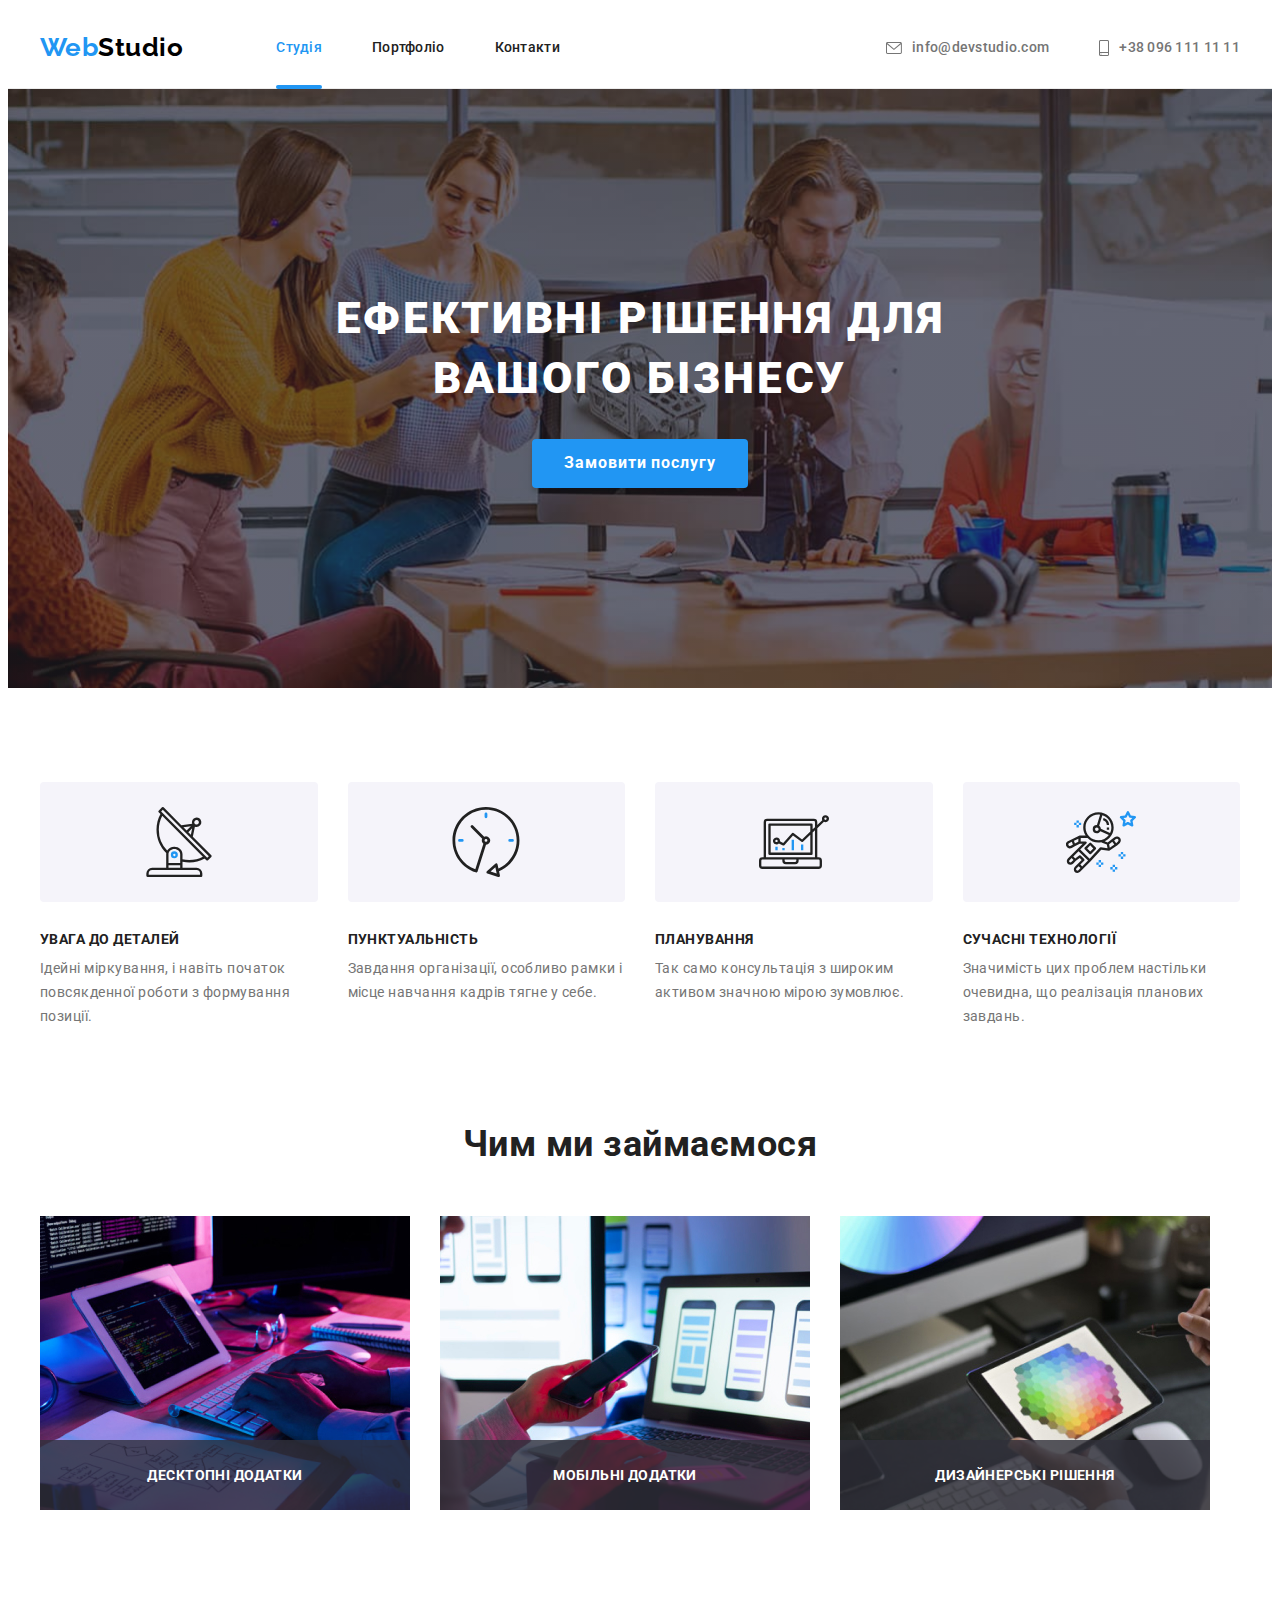
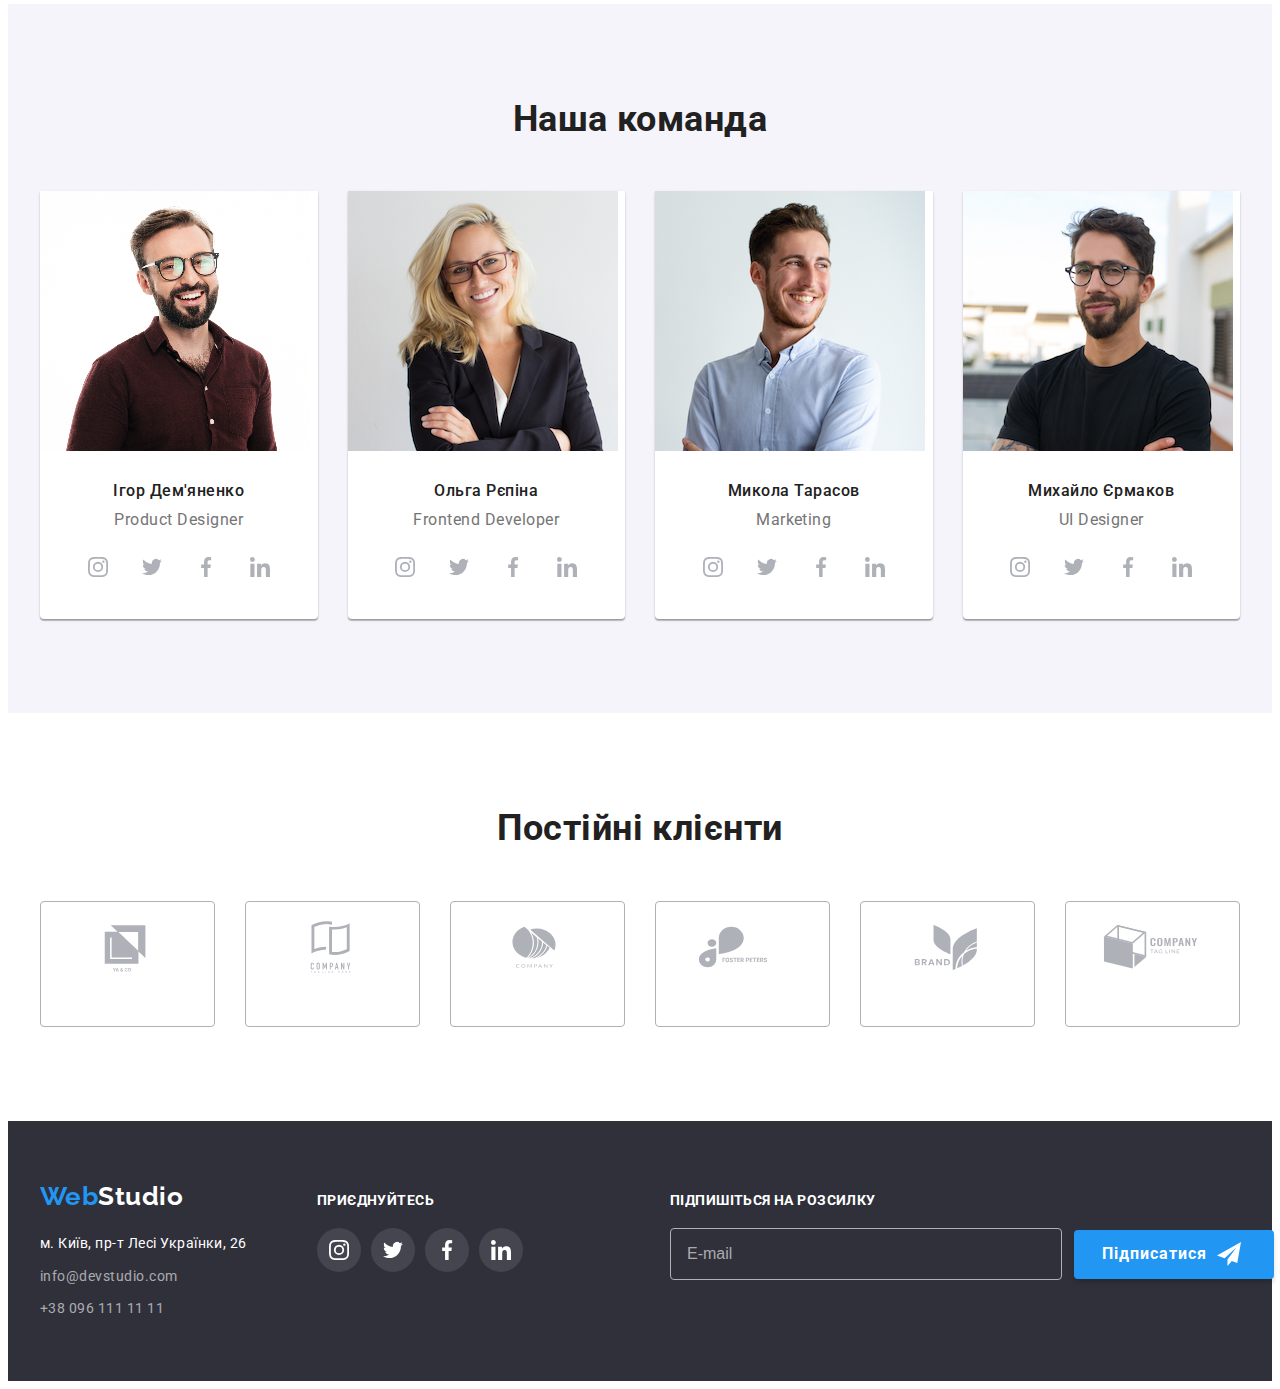
<file: index.html>
<!DOCTYPE html>
<html lang="uk">
  <head>
    <meta charset="UTF-8"/>
    <meta http-equiv="X-UA-Compatible" content="IE=edge"/>
    <meta name="viewport" content="width=device-width, initial-scale=1.0"/>
    <title>WebStudio</title>
    <link
      href="https://fonts.googleapis.com/css2?family=Raleway:wght@700&family=Roboto:wght@400;500;700;900&display=swap"
      rel="stylesheet"/>
    <link
      rel="stylesheet"
      href="https://cdnjs.cloudflare.com/ajax/libs/modern-normalize/1.1.0/modern-normalize.min.css"
      integrity="sha512-wpPYUAdjBVSE4KJnH1VR1HeZfpl1ub8YT/NKx4PuQ5NmX2tKuGu6U/JRp5y+Y8XG2tV+wKQpNHVUX03MfMFn9Q=="
      crossorigin="anonymous"
      referrerpolicy="no-referrer"/>
    <link rel="stylesheet" href="./css/styles.css"/>
  </head>
  <body>
    <!--Top Line-->
    <header class="top-line">
      <div class="container page-header">
        <a class="logo" href="/">Web<span class="logo-header">Studio</span></a>
        <nav>
          <!-- Menu navigation -->
          <ul class="site-nav list">
            <li class="item"><a class="link current" href="./index.html">Студія</a></li>
            <li class="item">
              <a class="link" href="./portfolio.html">Портфоліо</a>
            </li>
            <li class="item"><a class="link" href="">Контакти</a></li>
          </ul>
        </nav>
        <!--Contacts-->
        <ul class="contacts list">
          <li class="item">
            <a class="link" href="mailto:info@devstudio.com">
              <svg class="contacts-icon" width="16" height="12">
                <use href="./images/icons.svg#icon-envelope"></use></svg>info@devstudio.com</a>
          </li>
          <li class="item">
            <a class="link" href="tel:+380961111111">
              <svg class="contacts-icon" width="10" height="16">
                <use href="./images/icons.svg#icon-smartphone"></use></svg>+38 096 111 11 11</a>
          </li>
        </ul>
      </div>
    </header>
    <main>
      <!--Герой-->
      <section class="hero">
        <h1 class="hero-title">Ефективні рішення для вашого бізнесу</h1>
        <button class="button" data-modal-open type="button">Замовити послугу</button>
      </section>
      <!--Особливості///Прихований заголовок-->
      <section class="section">
        <div class="container">
          <h2 hidden class="section-title">Особливості</h2>
          <ul class="features list">
            <li class="item">
              <div class="icon">
                <svg width="70" height="70">
                  <use href="./images/icons.svg#icon-antenna"></use>
                </svg>
              </div>
              <h3 class="features-title">УВАГА ДО ДЕТАЛЕЙ</h3>
              <p class="features-description">
                Ідейні міркування, і навіть початок повсякденної роботи з
                формування позиції.
              </p>
            </li>
            <li class="item">
              <div class="icon">
                <svg width="70" height="70">
                  <use href="./images/icons.svg#icon-clock"></use>
                </svg>
              </div>
              <h3 class="features-title">ПУНКТУАЛЬНІСТЬ</h3>
              <p class="features-description">
                Завдання організації, особливо рамки і місце навчання кадрів
                тягне у себе.
              </p>
            </li>
            <li class="item">
              <div class="icon">
                <svg width="70" height="70">
                  <use href="./images/icons.svg#icon-diagram"></use>
                </svg>
              </div>
              <h3 class="features-title">ПЛАНУВАННЯ</h3>
              <p class="features-description">
                Так само консультація з широким активом значною мірою зумовлює.
              </p>
            </li>
            <li class="item">
              <div class="icon">
                <svg width="70" height="70">
                  <use href="./images/icons.svg#icon-astronaut"></use>
                </svg>
              </div>
              <h3 class="features-title">СУЧАСНІ ТЕХНОЛОГІЇ</h3>
              <p class="features-description">
                Значимість цих проблем настільки очевидна, що реалізація
                планових завдань.
              </p>
            </li>
          </ul>
        </div>
      </section>
      <!--Чим ми займаємося-->
      <section class="about section">
        <div class="container">
          <h2 class="section-title">Чим ми займаємося</h2>
          <ul class="work list">
            <li class="item">
              <img
                class="image"
                src="./images/close-up-image-programer-working-his-desk-office_1098-18707.jpg"
                alt="Програміст працює за комп'ютером в офісі"
                width="370"
              />
              <div class="text-box">
                <p class="text">Десктопні додатки</p>
              </div>
            </li>
            <li class="item">
              <img
                class="image"
                src="./images/web-ui-designers-are-developing-application-smartphones-team-creators-is-working-interface-mobile-phones_8119-2713.jpg"
                alt="Веб дизайнер розробляє інтерфейс програми для смартфону"
                width="370"
              />
              <div class="text-box"> 
                <p class="text">Мобільні додатки</p>
              </div>
            </li>
            <li class="item">
              <img
                class="image"
                src="./images/creative-artist-web-design-with-working-colour-selection-graphic-tablet_35674-1119.jpg"
                alt="Веб дизайнер обирає колір з палітри на планшеті"
                width="370"
              />
              <div class="text-box">
                <p class="text">Дизайнерські рішення</p>
              </div>
            </li>
          </ul>
        </div>
      </section>
      <!--Наша команда-->
      <section class="section team">
        <div class="container">
          <h2 class="section-title">Наша команда</h2>
          <ul class="team list">
            <li class="cards">
              <img
                class="image"
                src="./images/4853.jpg"
                alt="Photo"
                width="270"
              />
              <div class="cards-text">
                <h3 class="cards-title">Ігор Дем'яненко</h3>
                <p class="cards-captions" lang="en">Product Designer</p>
                <ul class="cards-icon list">
                  <li class="item">
                    <a
                      class="link"
                      href="http://instagram.com"
                      target="_blank"
                      rel="noopener noreferrer"
                    >
                      <svg class="icon" width="20" height="20">
                        <use href="./images/icons.svg#icon-instagram"></use>
                      </svg>
                    </a>
                  </li>
                  <li class="item">
                    <a
                      class="link"
                      href="http://twitter.com"
                      target="_blank"
                      rel="noopener noreferrer"
                    >
                      <svg class="icon" width="20" height="20">
                        <use href="./images/icons.svg#icon-twitter"></use>
                      </svg>
                    </a>
                  </li>
                  <li class="item">
                    <a
                      class="link"
                      href="http://facebook.com"
                      target="_blank"
                      rel="noopener noreferrer"
                    >
                      <svg class="icon" width="20" height="20">
                        <use href="./images/icons.svg#icon-facebook"></use>
                      </svg>
                    </a>
                  </li>
                  <li class="item">
                    <a
                      class="link"
                      href="http://LinkedIn.com"
                      target="_blank"
                      rel="noopener noreferrer"
                    >
                      <svg class="icon" width="20" height="20">
                        <use href="./images/icons.svg#icon-linkedin"></use>
                      </svg>
                    </a>
                  </li>
                </ul>
              </div>
            </li>
            <li class="cards">
              <img
                class="image"
                src="./images/5844.jpg"
                alt="Photo"
                width="270"
              />
              <div class="cards-text">
                <h3 class="cards-title">Ольга Рєпіна</h3>
                <p class="cards-captions" lang="en">Frontend Developer</p>

              <ul class="cards-icon list">
                <li class="item">
                  <a
                    class="link"
                    href="http://instagram.com"
                    target="_blank"
                    rel="noopener noreferrer"
                  >
                    <svg class="icon" width="20" height="20">
                      <use href="./images/icons.svg#icon-instagram"></use>
                    </svg>
                  </a>
                </li>
                <li class="item">
                  <a
                    class="link"
                    href="http://twitter.com"
                    target="_blank"
                    rel="noopener noreferrer"
                  >
                    <svg class="icon" width="20" height="20">
                      <use href="./images/icons.svg#icon-twitter"></use>
                    </svg>
                  </a>
                </li>
                <li class="item">
                  <a
                    class="link"
                    href="http://facebook.com"
                    target="_blank"
                    rel="noopener noreferrer"
                  >
                    <svg class="icon" width="20" height="20">
                      <use href="./images/icons.svg#icon-facebook"></use>
                    </svg>
                  </a>
                </li>
                <li class="item">
                  <a
                    class="link"
                    href="http://LinkedIn.com"
                    target="_blank"
                    rel="noopener noreferrer"
                  >
                    <svg class="icon" width="20" height="20">
                      <use href="./images/icons.svg#icon-linkedin"></use>
                    </svg>
                  </a>
                </li>
              </ul>
              </div>
            </li>
            <li class="cards">
              <img
                class="image"
                src="./images/16166.jpg"
                alt="Photo"
                width="270"
              />
              <div class="cards-text">
                <h3 class="cards-title">Микола Тарасов</h3>
                <p class="cards-captions" lang="en">Marketing</p>
              
              <ul class="cards-icon list">
                <li class="item">
                  <a
                    class="link"
                    href="http://instagram.com"
                    target="_blank"
                    rel="noopener noreferrer"
                  >
                    <svg class="icon" width="20" height="20">
                      <use href="./images/icons.svg#icon-instagram"></use>
                    </svg>
                  </a>
                </li>
                <li class="item">
                  <a
                    class="link"
                    href="http://twitter.com"
                    target="_blank"
                    rel="noopener noreferrer"
                  >
                    <svg class="icon" width="20" height="20">
                      <use href="./images/icons.svg#icon-twitter"></use>
                    </svg>
                  </a>
                </li>
                <li class="item">
                  <a
                    class="link"
                    href="http://facebook.com"
                    target="_blank"
                    rel="noopener noreferrer"
                  >
                    <svg class="icon" width="20" height="20">
                      <use href="./images/icons.svg#icon-facebook"></use>
                    </svg>
                  </a>
                </li>
                <li class="item">
                  <a
                    class="link"
                    href="http://LinkedIn.com"
                    target="_blank"
                    rel="noopener noreferrer"
                  >
                    <svg class="icon" width="20" height="20">
                      <use href="./images/icons.svg#icon-linkedin"></use>
                    </svg>
                  </a>
                </li>
              </ul>
              </div>
            </li>
            <li class="cards">
              <img
                class="image"
                src="./images/2968.jpg"
                alt="Photo"
                width="270"
              />
              <div class="cards-text">
                <h3 class="cards-title">Михайло Єрмаков</h3>
                <p class="cards-captions" lang="en">UI Designer</p>
              
              <ul class="cards-icon list">
                <li class="item">
                  <a
                    class="link"
                    href="http://instagram.com"
                    target="_blank"
                    rel="noopener noreferrer"
                  >
                    <svg class="icon" width="20" height="20">
                      <use href="./images/icons.svg#icon-instagram"></use>
                    </svg>
                  </a>
                </li>
                <li class="item">
                  <a
                    class="link"
                    href="http://twitter.com"
                    target="_blank"
                    rel="noopener noreferrer"
                  >
                    <svg class="icon" width="20" height="20">
                      <use href="./images/icons.svg#icon-twitter"></use>
                    </svg>
                  </a>
                </li>
                <li class="item">
                  <a
                    class="link"
                    href="http://facebook.com"
                    target="_blank"
                    rel="noopener noreferrer"
                  >
                    <svg class="icon" width="20" height="20">
                      <use href="./images/icons.svg#icon-facebook"></use>
                    </svg>
                  </a>
                </li>
                <li class="item">
                  <a
                    class="link"
                    href="http://LinkedIn.com"
                    target="_blank"
                    rel="noopener noreferrer"
                  >
                    <svg class="icon" width="20" height="20">
                      <use href="./images/icons.svg#icon-linkedin"></use>
                    </svg>
                  </a>
                </li>
              </ul>
              </div>
            </li>
          </ul>
        </div>
      </section>
      <!--------------------------- Постійні клієнти -------------------------------------->
      <section class="section clients">
        <div class="container">
          <h2 class="section-title">Постійні клієнти</h2>
          <ul class="clients-list list">
            <li class="item">
              <a
                class="link"
                href="http://"
                target="_blank"
                rel="noopener noreferrer"
              >
                <svg class="icon" width="106" height="60">
                  <use href="./images/icons.svg#icon-logo-1"></use>
                </svg>
              </a>
            </li>
            <li class="item">
              <a
                class="link"
                href="http://"
                target="_blank"
                rel="noopener noreferrer"
              >
                <svg class="icon" width="106" height="60">
                  <use href="./images/icons.svg#icon-logo-2"></use>
                </svg>
              </a>
            </li>
            <li class="item">
              <a
                class="link"
                href="http://"
                target="_blank"
                rel="noopener noreferrer"
              >
                <svg class="icon" width="106" height="60">
                  <use href="./images/icons.svg#icon-logo-3"></use>
                </svg>
              </a>
            </li>
            <li class="item">
              <a
                class="link"
                href="http://"
                target="_blank"
                rel="noopener noreferrer"
              >
                <svg class="icon" width="106" height="60">
                  <use href="./images/icons.svg#icon-logo-4"></use>
                </svg>
              </a>
            </li>
            <li class="item">
              <a
                class="link"
                href="http://"
                target="_blank"
                rel="noopener noreferrer"
              >
                <svg class="icon" width="106" height="60">
                  <use href="./images/icons.svg#icon-logo-5"></use>
                </svg>
              </a>
            </li>
            <li class="item">
              <a
                class="link"
                href="http://"
                target="_blank"
                rel="noopener noreferrer"
              >
                <svg class="icon" width="106" height="60">
                  <use href="./images/icons.svg#icon-logo-6"></use>
                </svg>
              </a>
            </li>
          </ul>
        </div>
      </section>
    </main>
    <!--Підвал-->
    <footer class="footer">
      <div class="container">
        <div class="footer-flex">
          <div class="footer-contacts">
            <a class="logo" href="/"
              >Web<span class="logo-footer">Studio</span></a
            >
            <address>
              <ul class="address list">
                <li class="item">м. Київ, пр-т Лесі Українки, 26</li>
                <li class="item">
                  <a class="link" href="mailto:info@devstudio.com"
                    >info@devstudio.com</a
                  >
                </li>
                <li class="item">
                  <a class="link" href="tel:+380961111111">+38 096 111 11 11</a>
                </li>
              </ul>
            </address>
          </div>
          <div class="footer-social">
            <span class="social-uptitle">Приєднуйтесь</span>
            <ul class="footer-icon list">
              <li class="item">
                <a
                  class="link"
                  href="http://instagram.com"
                  target="_blank"
                  rel="noopener noreferrer"
                >
                  <svg class="icon" width="20" height="20">
                    <use href="./images/icons.svg#icon-instagram"></use>
                  </svg>
                </a>
              </li>
              <li class="item">
                <a
                  class="link"
                  href="http://twitter.com"
                  target="_blank"
                  rel="noopener noreferrer"
                >
                  <svg class="icon" width="20" height="20">
                    <use href="./images/icons.svg#icon-twitter"></use>
                  </svg>
                </a>
              </li>
              <li class="item">
                <a
                  class="link"
                  href="http://facebook.com"
                  target="_blank"
                  rel="noopener noreferrer"
                >
                  <svg class="icon" width="20" height="20">
                    <use href="./images/icons.svg#icon-facebook"></use>
                  </svg>
                </a>
              </li>
              <li class="item">
                <a
                  class="link"
                  href="http://LinkedIn.com"
                  target="_blank"
                  rel="noopener noreferrer"
                >
                  <svg class="icon" width="20" height="20">
                    <use href="./images/icons.svg#icon-linkedin"></use>
                  </svg>
                </a>
              </li>
            </ul>
          </div>
          <div class="footer-push">
            <span class="push-text">Підпишіться на розсилку</span>
            <form>
              <div class="footer-form">
                <label for="push" class="footer-label">
                  <input type="email" name="email" id="push" class="footer-input" placeholder="E-mail">
                </label>
                <button type="submit" class="button">Підписатися
                  <svg width="24" height="24" class="push-icon">
                    <use href="./images/icons.svg#icon-send"></use>
                  </svg>
              </div>
              </button>
            </form>
          </div>
        </div>
      </div>
    </footer>
    <!-- modal -->
    <div class="backdrop is-hidden" data-modal>
      <div class="modal">
        <button class="button close" type="button" data-modal-close>
          <svg class="icon" width="18" height="18">
            <use href="./images/icons.svg#icon-close"></use>
          </svg>
        </button>
        <!--Form  -->
        <form class="form" autocomplete="off">
          <h2 class="modal-title">Залиште свої дані, ми вам передзвонимо</h2>
            <ul class="input list">
              <li class="item">
                <label for="name" class="form-label">Ім'я</label>
                  <div class="form-item">
                    <input class="form-input" id="name" type="text" name="name">
                    <svg class="form-icon" width="18" height="18">
                      <use href="./images/icons.svg#icon-person"></use>
                    </svg>
                </div>
              </li>
            <li class="item">
              <label for="tel" class="form-label">Телефон</label>
              <div class="form-item">
                  <input class="form-input" type="tel" id="tel" name="tel">
                  <svg class="form-icon" width="18" height="18">
                    <use href="./images/icons.svg#icon-phone"></use>
                  </svg>
              </div>
            </li>
              
            <li class="item">
              <label for="mail" class="form-label">Пошта</label>
              <div class="form-item">
                  <input class="form-input" type="email" id="mail" name="mail">
                  <svg class="form-icon" width="18" height="18">
                    <use href="./images/icons.svg#icon-email"></use>
                  </svg>
              </div>   
            </li>
            <li class="item">
              <label for="comment" class="form-label">Коментар</label>
              <textarea class="form-comment" id="comment" name="comment" cols="30" rows="10" placeholder="Введіть текст"></textarea>
            </li>
            </ul>
            <div class="privacy-policy">
              <label class="policy-text" >Погоджуюся з розсилкою та приймаю <a class="policy-link" href="#">Умови договору</a>
              <input type="checkbox" name="policy" class="policy-check visually-hidden">
              <span class="check-box"></span>
              </label>
            </div>
            <button type="submit" class="button send">Відправити</button>
        </form>
      </div>
    </div>
    <script src="./js/modal.js"></script>
  </body>
</html>
</file>
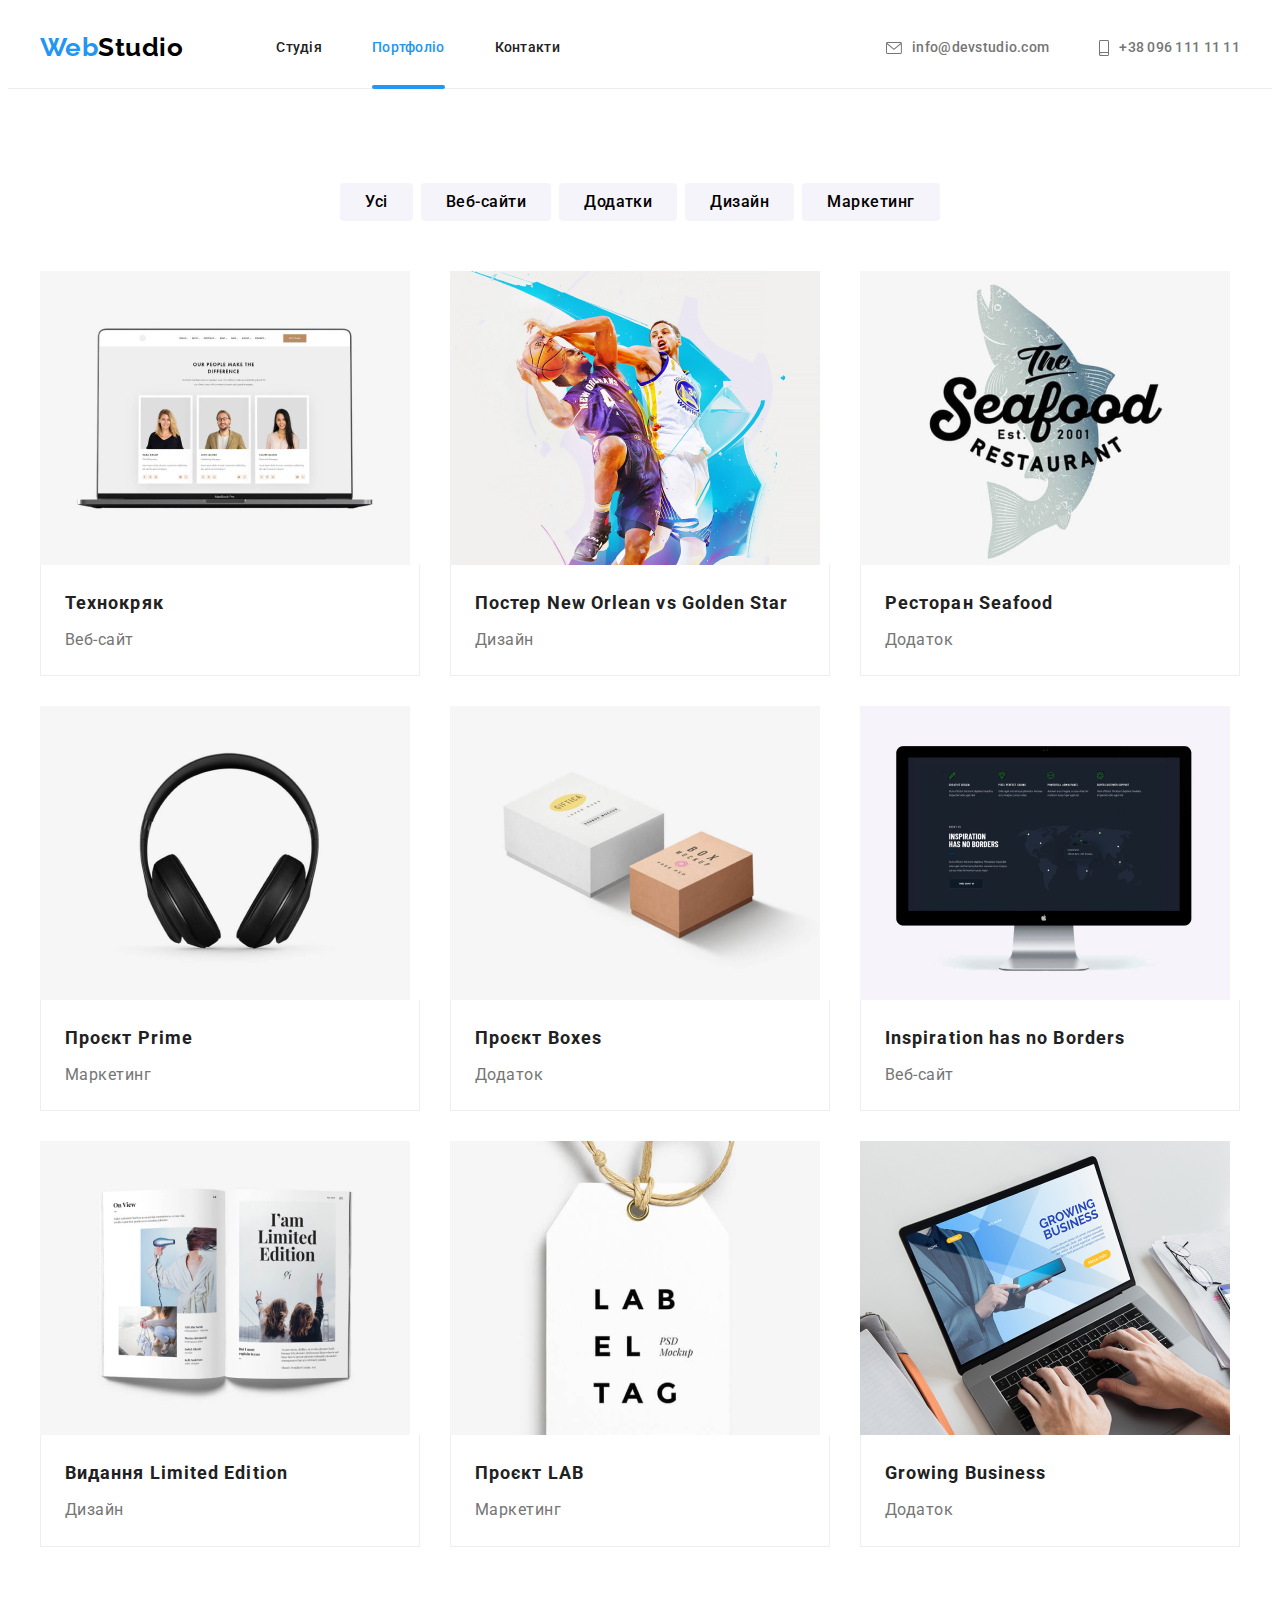
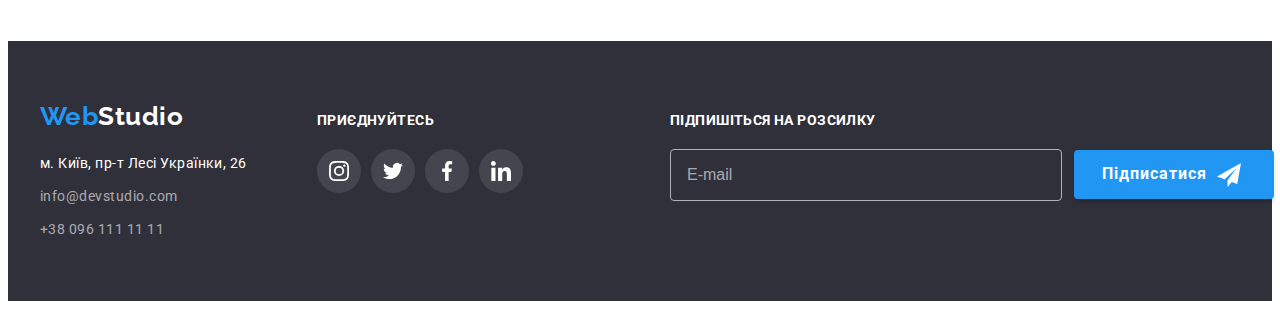
<file: portfolio.html>
<!DOCTYPE html>
<html lang="uk">
  <head>
    <meta charset="UTF-8" />
    <meta http-equiv="X-UA-Compatible" content="IE=edge" />
    <meta name="viewport" content="width=device-width, initial-scale=1.0" />
    <title>WebStudio</title>
    <link
      href="https://fonts.googleapis.com/css2?family=Raleway:wght@700&family=Roboto:wght@400;500;700;900&display=swap"
      rel="stylesheet"
    />
    <link
      rel="stylesheet"
      href="https://cdnjs.cloudflare.com/ajax/libs/modern-normalize/1.1.0/modern-normalize.min.css"
      integrity="sha512-wpPYUAdjBVSE4KJnH1VR1HeZfpl1ub8YT/NKx4PuQ5NmX2tKuGu6U/JRp5y+Y8XG2tV+wKQpNHVUX03MfMFn9Q=="
      crossorigin="anonymous"
      referrerpolicy="no-referrer"
    />
    <link rel="stylesheet" href="./css/styles.css" />
  </head>

  <body>
    <!--Top Line-->
    <header class="top-line">
      <div class="container page-header">
        <a class="logo" href="/">Web<span class="logo-header">Studio</span></a>
        <nav>
          <!-- Menu navigation -->
          <ul class="site-nav list">
            <li class="item"><a class="link" href="./index.html">Студія</a></li>
            <li class="item">
              <a class="link current" href="./portfolio.html">Портфоліо</a>
            </li>
            <li class="item"><a class="link" href="">Контакти</a></li>
          </ul>
        </nav>
        <!--Contacts-->
        <ul class="contacts list">
          <li class="item">
            <a class="link" href="mailto:info@devstudio.com">
              <svg class="contacts-icon" width="16" height="12">
                <use href="./images/icons.svg#icon-envelope"></use></svg>info@devstudio.com</a>
          </li>
          <li class="item">
            <a class="link" href="tel:+380961111111">
              <svg class="contacts-icon" width="10" height="16">
                <use href="./images/icons.svg#icon-smartphone"></use></svg>+38 096 111 11 11</a>
          </li>
        </ul>
      </div>
    </header>
    <main>
      <section class="section">
        <div class="container">
          <h1 hidden class="section-title">Портфоліо</h1>
          <ul class="filter list">
            <li class="item">
              <button class="filter-button" type="button">Усі</button>
            </li>
            <li class="item">
              <button class="filter-button" type="button">Веб-сайти</button>
            </li>
            <li class="item">
              <button class="filter-button" type="button">Додатки</button>
            </li>
            <li class="item">
              <button class="filter-button" type="button">Дизайн</button>
            </li>
            <li class="item">
              <button class="filter-button" type="button">Маркетинг</button>
            </li>
          </ul>
          <ul class="gallery list">
            <li class="item">
              <a class="link" href="">
                <div class="gallery-thumbs">
                  <img
                    class="image"
                    src="./images/notebook.jpg"
                    alt="Photo"
                    width="370"
                  />
                  <div class="overlay">
                    <p class="overlay-text">
                      Ресурс пропонує комплексні пропозиції з різним рівнем
                      функціоналу та сервісів. Все це дозволить відвідувачу
                      отримати вичерпні відомості про компанію чи приватну
                      особу.
                    </p>
                  </div>
                </div>
                <div class="text">
                  <h2 class="title">Технокряк</h2>
                  <p class="gallery-caption">Веб-сайт</p>
                </div>
              </a>
            </li>
            <li class="item">
              <a class="link" href="">
                <div class="gallery-thumbs">
                  <img
                    class="image"
                    src="./images/poster.jpg"
                    alt="Photo"
                    width="370"
                  />
                  <div class="overlay">
                    <p class="overlay-text">
                      Lorem ipsum dolor sit amet consectetur, adipisicing elit.
                      Inventore, iusto. Eius quaerat illum est laborum dolorum
                      quam mollitia facere corrupti inventore eveniet.
                    </p>
                  </div>
                </div>
                <div class="text">
                  <h2 class="title">Постер New Orlean vs Golden Star</h2>
                  <p class="gallery-caption">Дизайн</p>
                </div>
              </a>
            </li>
            <li class="item">
              <a class="link" href="">
                <div class="gallery-thumbs">
                  <img
                    class="image"
                    src="./images/seafood.jpg"
                    alt="Photo"
                    width="370"
                  />
                  <div class="overlay">
                    <p class="overlay-text">
                      Lorem ipsum dolor sit amet consectetur, adipisicing elit.
                      Inventore, iusto. Eius quaerat illum est laborum dolorum
                      quam mollitia facere corrupti inventore eveniet.
                    </p>
                  </div>
                </div>
                <div class="text">
                  <h2 class="title">Ресторан Seafood</h2>
                  <p class="gallery-caption">Додаток</p>
                </div>
              </a>
            </li>
            <li class="item">
              <a class="link" href="">
                <div class="gallery-thumbs">
                  <img
                    class="image"
                    src="./images/earphones.jpg"
                    alt="Photo"
                    width="370"
                  />
                  <div class="overlay">
                    <p class="overlay-text">
                      Lorem ipsum dolor sit amet consectetur, adipisicing elit.
                      Inventore, iusto. Eius quaerat illum est laborum dolorum
                      quam mollitia facere corrupti inventore eveniet.
                    </p>
                  </div>
                </div>
                <div class="text">
                  <h2 class="title">Проєкт Prime</h2>
                  <p class="gallery-caption">Маркетинг</p>
                </div>
              </a>
            </li>
            <li class="item">
              <a class="link" href="">
                <div class="gallery-thumbs">
                  <img
                    class="image"
                    src="./images/boxes.jpg"
                    alt="Photo"
                    width="370"
                  />
                  <div class="overlay">
                    <p class="overlay-text">
                      Lorem ipsum dolor sit amet consectetur, adipisicing elit.
                      Inventore, iusto. Eius quaerat illum est laborum dolorum
                      quam mollitia facere corrupti inventore eveniet.
                    </p>
                  </div>
                </div>
                <div class="text">
                  <h2 class="title">Проєкт Boxes</h2>
                  <p class="gallery-caption">Додаток</p>
                </div>
              </a>
            </li>
            <li class="item">
              <a class="link" href="">
                <div class="gallery-thumbs">
                  <img
                    class="image"
                    src="./images/monitor.jpg"
                    alt="Photo"
                    width="370"
                  />
                  <div class="overlay">
                    <p class="overlay-text">
                      Lorem ipsum dolor sit amet consectetur, adipisicing elit.
                      Inventore, iusto. Eius quaerat illum est laborum dolorum
                      quam mollitia facere corrupti inventore eveniet.
                    </p>
                  </div>
                </div>
                <div class="text">
                  <h2 class="title" lang="en">Inspiration has no Borders</h2>
                  <p class="gallery-caption">Веб-сайт</p>
                </div>
              </a>
            </li>
            <li class="item">
              <a class="link" href="">
                <div class="gallery-thumbs">
                  <img
                    class="image"
                    src="./images/limited.jpg"
                    alt="Photo"
                    width="370"
                  />
                  <div class="overlay">
                    <p class="overlay-text">
                      Lorem ipsum dolor sit amet consectetur, adipisicing elit.
                      Inventore, iusto. Eius quaerat illum est laborum dolorum
                      quam mollitia facere corrupti inventore eveniet.
                    </p>
                  </div>
                </div>
                <div class="text">
                  <h2 class="title">Видання Limited Edition</h2>
                  <p class="gallery-caption">Дизайн</p>
                </div>
              </a>
            </li>
            <li class="item">
              <a class="link" href="">
                <div class="gallery-thumbs">
                  <img
                    class="image"
                    src="./images/lab.jpg"
                    alt="Photo"
                    width="370"
                  />
                  <div class="overlay">
                    <p class="overlay-text">
                      Lorem ipsum dolor sit amet consectetur, adipisicing elit.
                      Inventore, iusto. Eius quaerat illum est laborum dolorum
                      quam mollitia facere corrupti inventore eveniet.
                    </p>
                  </div>
                </div>
                <div class="text">
                  <h2 class="title">Проєкт LAB</h2>
                  <p class="gallery-caption">Маркетинг</p>
                </div>
              </a>
            </li>
            <li class="item">
              <a class="link" href="">
                <div class="gallery-thumbs">
                  <img
                    class="image"
                    src="./images/business.jpg"
                    alt="Photo"
                    width="370"
                  />
                  <div class="overlay">
                    <p class="overlay-text">
                      Lorem ipsum dolor sit amet consectetur, adipisicing elit.
                      Inventore, iusto. Eius quaerat illum est laborum dolorum
                      quam mollitia facere corrupti inventore eveniet.
                    </p>
                  </div>
                </div>
                <div class="text">
                  <h2 class="title" lang="en">Growing Business</h2>
                  <p class="gallery-caption">Додаток</p>
                </div>
              </a>
            </li>
          </ul>
        </div>
      </section>
    </main>
    <!--Підвал-->
    <footer class="footer">
      <div class="container">
        <div class="footer-flex">
          <div class="footer-contacts">
            <a class="logo" href="/"
              >Web<span class="logo-footer">Studio</span></a
            >
            <address>
              <ul class="address list">
                <li class="item">м. Київ, пр-т Лесі Українки, 26</li>
                <li class="item">
                  <a class="link" href="mailto:info@devstudio.com"
                    >info@devstudio.com</a
                  >
                </li>
                <li class="item">
                  <a class="link" href="tel:+380961111111">+38 096 111 11 11</a>
                </li>
              </ul>
            </address>
          </div>
          <div class="footer-social">
            <span class="social-uptitle">Приєднуйтесь</span>
            <ul class="footer-icon list">
              <li class="item">
                <a
                  class="link"
                  href="http://instagram.com"
                  target="_blank"
                  rel="noopener noreferrer"
                >
                  <svg class="icon" width="20" height="20">
                    <use href="./images/icons.svg#icon-instagram"></use>
                  </svg>
                </a>
              </li>
              <li class="item">
                <a
                  class="link"
                  href="http://twitter.com"
                  target="_blank"
                  rel="noopener noreferrer"
                >
                  <svg class="icon" width="20" height="20">
                    <use href="./images/icons.svg#icon-twitter"></use>
                  </svg>
                </a>
              </li>
              <li class="item">
                <a
                  class="link"
                  href="http://facebook.com"
                  target="_blank"
                  rel="noopener noreferrer"
                >
                  <svg class="icon" width="20" height="20">
                    <use href="./images/icons.svg#icon-facebook"></use>
                  </svg>
                </a>
              </li>
              <li class="item">
                <a
                  class="link"
                  href="http://LinkedIn.com"
                  target="_blank"
                  rel="noopener noreferrer"
                >
                  <svg class="icon" width="20" height="20">
                    <use href="./images/icons.svg#icon-linkedin"></use>
                  </svg>
                </a>
              </li>
            </ul>
          </div>
          <div class="footer-push">
            <span class="push-text">Підпишіться на розсилку</span>
            <form class="footer-form">
              <label class="footer-label" for="push">
                <input
                  id="push"
                  type="email"
                  name="email"
                  class="footer-input"
                  placeholder="E-mail"
                />
              </label>
              <button type="submit" class="button">Підписатися
                <svg width="24" height="24" class="push-icon">
                  <use href="./images/icons.svg#icon-send"></use>
                </svg>
              </button>
            </form>
          </div>
        </div>
      </div>
    </footer>
  </body>
</html>
</file>
<file: css/styles.css>
:root {
  --text-color-primary: #212121;
  --text-color-secondary: #757575;
  --brand-color-accent: #2196f3;
  --brand-color-bg: #2f303a;
  --bgcolor-primary: #ffffff;
  --bgcolor-secondary: #f5f4fa;
  --social-icon-color: #afb1b8;
  --white-color: #ffffff;
  --border-solid-color: #eeeeee;
  --gap: 30px;
  --time-transition: cubic-bezier(0.4, 0, 0.2, 1);
}

body {
  background: var(--bgcolor-primary);
  color: var(--text-color-primary);
  font-family: "Roboto", sans-serif;
  letter-spacing: 0.03em;
}

.link {
  text-decoration: none;

  transition: color 250ms cubic-bezier(0.4, 0, 0.2, 1);
}

.list {
  padding: 0;
  list-style-type: none;
}

ul,
li,
p,
h1,
h2,
h3,
h4,
h5,
h6 {
  margin: 0;
}

.container {
  width: 1200px;
  padding-left: 15px;
  padding-right: 15px;
  margin: 0 auto;

  /* outline: 2px solid tomato; */
}

.image {
  display: block;
  max-width: 100%;
}

.top-line {
  border-bottom: 1px solid #ececec;
}

/* page header */
.page-header {
  display: flex;
  align-items: center;
}

/*logo*/

.logo {
  font-family: "Raleway";
  font-weight: 700;
  font-size: 26px;
  line-height: 1.2;
  text-decoration: none;

  color: var(--brand-color-accent);
}

.logo-header {
  color: #000000;
}

.logo-footer {
  color: #ffffff;
}

/*menu-nav*/

.site-nav {
  display: flex;

  font-weight: 500;
  font-size: 14px;
  line-height: 1.1;
  letter-spacing: 0.02em;
}

.site-nav .item:not(:last-child) {
  margin-right: 50px;
}

.site-nav .item:first-child {
  margin-left: 93px;
}

.site-nav .link {
  position: relative;
  display: block;
  padding-top: 32px;
  padding-bottom: 32px;

  font-weight: 500;
  font-size: 14px;
  line-height: 1.1;

  color: inherit;
}

.site-nav .link.current {
  color: var(--brand-color-accent);
}

.site-nav .link.current::after {
  content: "";
  position: absolute;
  display: block;
  width: 100%;
  height: 4px;
  left: 0px;
  bottom: -1px;

  border-radius: 2px;
  background: var(--brand-color-accent);
  opacity: 1;
  transition: opasity 250ms var(--time-transition);
}

/*Contacts*/

.contacts {
  display: flex;
  margin-left: auto;

  font-weight: 500;
  font-size: 14px;
  line-height: 1.1;
  letter-spacing: 0.02em;
}

.contacts .item {
  display: flex;
  align-items: center;
}

.contacts .item:not(:last-child) {
  margin-right: 50px;
}

.contacts .link {
  display: flex;
  align-items: center;

  padding-top: 32px;
  padding-bottom: 32px;

  font-weight: 500;
  font-size: 14px;
  line-height: 1.1;

  color: var(--text-color-secondary);
}

.contacts-icon {
  fill: var(--text-color-secondary);
  margin-right: 10px;

  transition: fill 250ms cubic-bezier(0.4, 0, 0.2, 1);
}

.link:hover .contacts-icon,
.link:focus .contacts-icon {
  fill: var(--brand-color-accent);
}

/*Hero*/

.hero {
  margin: 0 auto;
  max-width: 1600px;
  max-height: 600px;
  padding: 200px 0;
  text-align: center;

  background-image: linear-gradient(
      to right,
      rgba(47, 48, 58, 0.4),
      rgba(47, 48, 58, 0.4)
    ),
    url(../images/hero-background.jpg);
  background-repeat: no-repeat;
  background-position: center;
  background-size: cover;
}

.hero-title {
  width: 696px;
  height: 120px;
  margin: auto;
  font-weight: 900;
  font-size: 44px;
  line-height: 1.36;

  text-align: center;
  letter-spacing: 0.06em;
  text-transform: uppercase;
  color: #ffffff;
}

.button {
  padding: 10px 32px;
  margin-top: 30px;
  border: 0;

  background-color: var(--brand-color-accent);
  color: #ffffff;

  font-family: inherit;
  font-weight: 700;
  font-size: 16px;
  line-height: 1.8;
  text-align: center;
  cursor: pointer;
  letter-spacing: 0.06em;

  box-shadow: 0px 4px 4px rgba(0, 0, 0, 0.15);
  border-radius: 4px;

  transition: background-color 250ms cubic-bezier(0.4, 0, 0.2, 1);
}

.button:hover,
.button:focus
{
  background-color: #188ce8;
}

/* --------------------------------modal---------------------------------------------------------- */
.backdrop {
  position: fixed;
  left: 0px;
  top: 0px;
  width: 100%;
  height: 100%;

  background: rgba(0, 0, 0, 0.2);

  opacity: 1;
  transition: opacity 250ms var(--time-transition);
}

.modal {
  position: absolute;
  left: 50%;
  top: 50%;

  width: 528px;
  

  background: #ffffff;
  box-shadow: 0px 1px 3px rgba(0, 0, 0, 0.12), 0px 1px 1px rgba(0, 0, 0, 0.14),
    0px 2px 1px rgba(0, 0, 0, 0.2);
  border-radius: 4px;

  transform: scaleX(1) translate(-50%, -50%);
  transition: transform 250ms var(--time-transition),
    opacity 250ms var(--time-transition);
}

.button.close {
  position: absolute;
  right: 8px;
  top: 8px;
  margin: 0;
  padding: 0;

  width: 30px;
  height: 30px;

  display: flex;
  align-items: center;
  justify-content: center;
  border-radius: 50%;
  box-shadow: none;

  background-color: var(--white-color);
  border: 1px solid rgba(0, 0, 0, 0.1);
}

.button.close > .icon {
  color: currentColor;
  transition: fill 250ms var(--time-transition);
}

.button.close:hover > .icon,
.button.close:focus > .icon
{
  fill: var(--brand-color-accent);
}

.backdrop.is-hidden {
  visibility: hidden;
  opacity: 0;
  pointer-events: none;
}

.backdrop.is-hidden .modal {
  transform: scaleX(0.7) translate(-50%, -50%);
}

.form {
  display: flex;
  flex-direction: column;
  align-items: center;
  padding: 40px;
  background: #ffffff;
  box-shadow: 0px 1px 3px rgba(0, 0, 0, 0.12), 0px 1px 1px rgba(0, 0, 0, 0.14),
    0px 2px 1px rgba(0, 0, 0, 0.2);
  border-radius: 4px;
}

.modal-title {
  font-weight: 700;
  font-size: 20px;
  line-height: 0.86;
  text-align: center;
  letter-spacing: 0.03em;
  color: var(--text-color-primary);
  margin-bottom: 30px;
}

.form .list {
  width: 100%;
}

.form-item {
  position: relative;
  display: flex;
  flex-direction: column;
}

.input .item:not(:last-child) {
  margin-bottom: 10px;
}

.form-label {
  display: block;
  font-weight: 400;
  font-size: 12px;
  line-height: 1.16;
  letter-spacing: 0.01em;
  color: var(--text-color-secondary);
  margin-bottom: 4px;
}

.form-input {
  width: 100%;
  height: 40px;
  border: 1px solid rgba(33, 33, 33, 0.2);
  border-radius: 4px;
  padding: 12px 42px;
  transition: border 250ms var(--time-transition);
}

.form-input:focus-visible,
.form-comment:focus-visible {
  border: 1px solid #2196F3;
  outline: none;
}

.form-input:focus + .form-icon{
  fill: var(--brand-color-accent);
}

.form-comment::placeholder {
  font-weight: 400;
  font-size: 12px;
  line-height: 1.16;
  letter-spacing: 0.01em;
  color: rgba(117, 117, 117, 0.5);
}

.form-comment {
  width: 100%;
  height: 120px;
  border: 1px solid rgba(33, 33, 33, 0.2);
  border-radius: 4px;
  padding: 12px 16px;
  margin-bottom: 20px;
  resize: none;
}

.form-icon {
  position: absolute;
  top: 50%;
  left: 12px;
  fill: var(--text-color-primary);

  transform: translateY(-50%);
  transition: fill 250ms var(--time-transition);
}

.privacy-policy {
  position: relative;
  display: flex;
  align-items: center;
  justify-content: center;
  width: 100%;

}

.visually-hidden{
  position: absolute;
  width: 1px;
  height: 1px;
  overflow: hidden;
  margin: -1px;
  border: 0;
  padding: 0;
  clip: rect(0 0 0 0);
}

.check-box{
  position: absolute;
  left: 13px;
  top: 50%;
  transform: translateY(-50%);
  width: 16px;
  height: 15px;
  border: 2px solid var(--text-color-primary);
  border-radius: 2px;

}

.policy-text{
  margin-left: 7px;
  font-weight: 400;
  font-size: 14px;
  line-height: 1.71;
  letter-spacing: 0.03em;
  color: #757575;
  
}

.policy-link{
  color: var(--brand-color-accent);
}

.policy-check:checked + .check-box{
  border-color: transparent;
  background-image: url(../images/check.svg);
  background-size: contain;
  background-origin: border-box;
  
}

.privacy-policy:focus-within .policy-text{
  outline: 1px solid var(--brand-color-accent);
}

/*Section*/

.section {
  padding: 94px 0;
}

.section-title {
  margin-bottom: 50px;

  font-weight: 700;
  font-size: 36px;
  line-height: 1.2;
  text-align: center;
}

.section.about {
  padding-top: 0;
}

/*Features*/

.features {
  display: flex;
  gap: var(--gap);
}

.features .item {
  flex-basis: calc((100% - (3 * var(--gap))) / 4);
}

.features-title {
  font-weight: 700;
  font-size: 14px;
  line-height: 1.1;
  text-transform: uppercase;
}

.features-description {
  display: block;
  margin-top: 10px;

  font-size: 14px;
  line-height: 1.7;

  color: #757575;
}

.features .icon {
  display: flex;
  align-items: center;
  justify-content: center;
  height: 120px;
  background-color: var(--bgcolor-secondary);
  border-radius: 4px;
  margin-bottom: 30px;
}
/*Work*/

.work {
  display: flex;
}
.work .item {
  position: relative;
}

.work .item:not(:last-child) {
  margin-right: 30px;
}

.work .text-box {
  position: absolute;
  left: 0;
  bottom: 0;
  width: 100%;
  background: rgba(47, 48, 58, 0.8);
}

.work .text {
  font-style: normal;
  font-weight: 700;
  font-size: 14px;
  line-height: 16px;
  text-align: center;
  letter-spacing: 0.03em;
  text-transform: uppercase;
  color: var(--white-color);

  padding: 27px 0;
}

/*Team*/

.team {
  display: flex;
  gap: var(--gap);

  background-color: var(--bgcolor-secondary);
}

.team .cards {
  flex-basis: calc((100% - (3 * var(--gap))) / 4);
}

.cards {
  background-color: var(--bgcolor-primary);
  text-align: center;

  box-shadow: 0px 1px 3px rgba(0, 0, 0, 0.12), 0px 1px 1px rgba(0, 0, 0, 0.14),
    0px 2px 1px rgba(0, 0, 0, 0.2);
  border-radius: 0px 0px 4px 4px;
}

.cards-text {
  padding: 30px 0;
}

.cards-title {
  margin-bottom: 10px;

  font-weight: 500;
  font-size: 16px;
  line-height: 1.2;
}

.cards-captions {
  font-size: 16px;
  line-height: 1.2;
  color: var(--text-color-secondary);
  margin-bottom: 16px;
}

.cards-icon {
  display: flex;
  align-items: center;
  justify-content: center;
}

.cards-icon .item {
  width: 44px;
  height: 44px;
}

.cards-icon .link {
  display: block;
  width: 44px;
  height: 44px;
  border-radius: 50%;

  color: var(--social-icon-color);
  background-color: var(--bgcolor-primary);

  transition: color 250ms cubic-bezier(0.4, 0, 0.2, 1),
    background-color 250ms cubic-bezier(0.4, 0, 0.2, 1);
}

.cards-icon .item:not(:last-child) {
  margin-right: 10px;
}

.cards-icon .icon {
  margin-top: 12px;
  fill: currentColor;
}

.cards-icon .link:hover,
.cards-icon .link:focus {
  color: var(--bgcolor-primary);
  background-color: var(--brand-color-accent);
}

/* Clients */

.clients-list {
  display: flex;
  align-items: center;
  justify-content: space-between;
}

.clients-list .item {
  flex-basis: calc((100% - (5 * var(--gap))) / 6);
}

.clients-list .link {
  display: block;
  height: 92px;
  border: 1px solid #afb1b8;
  border-radius: 4px;
  padding: 16px 32px;
  color: var(--social-icon-color);

  transition: color 250ms cubic-bezier(0.4, 0, 0.2, 1),
    border 250ms cubic-bezier(0.4, 0, 0.2, 1);
}

.clients-list .icon {
  fill: currentColor;
}

.clients-list .link:hover,
.clients-list .link:focus {
  color: var(--brand-color-accent);
  border: 1px solid var(--brand-color-accent);
}

/*Footer*/

.footer {
  padding: 60px 0;
  background-color: var(--brand-color-bg);
}

.footer-flex {
  display: flex;
  align-items: baseline;
  margin: 0;
  padding: 0;
}

.address {
  margin-top: 20px;
  font-style: normal;
  font-size: 14px;
  line-height: 1.7;
  color: var(--white-color);
}

.address .link {
  color: rgba(255, 255, 255, 0.6);
}

.address .item:not(:last-child) {
  margin-bottom: 9px;
}

.link:hover,
.link:focus {
  color: var(--brand-color-accent);
}

.social-uptitle,
.push-text {
  display: block;
  margin-bottom: 20px;
  font-weight: 700;
  font-size: 14px;
  line-height: 1.14;
  letter-spacing: 0.03em;
  text-transform: uppercase;

  color: var(--white-color);
}

.footer-social {
  margin-left: 70px;
}

.footer-icon {
  display: flex;
  align-items: center;
  justify-content: center;
}

.footer-icon .item {
  width: 44px;
  height: 44px;
}

.footer-icon .link {
  display: block;
  width: 44px;
  height: 44px;
  border-radius: 50%;

  color: var(--white-color);
  background-color: rgba(255, 255, 255, 0.1);

  transition: color 250ms cubic-bezier(0.4, 0, 0.2, 1),
    background-color 250ms cubic-bezier(0.4, 0, 0.2, 1);
}

.footer-icon .item:not(:last-child) {
  margin-right: 10px;
}

.footer-icon .icon {
  margin-top: 12px;
  margin-left: 12px;
  fill: currentColor;
}

.footer-icon .link:hover,
.footer-icon .link:focus {
  color: var(--bgcolor-primary);
  background-color: var(--brand-color-accent);
}

.footer-push {
  margin-left: auto;
}


.footer-form {
  display: flex;
  align-items: center;
  width: 570px;
}

.footer-label {
  margin-right: 12px;
}

.footer-input {
  width: 358px;
  padding: 15px 16px;
  border: 1px solid var(--social-icon-color);

  border-radius: 4px;
  background-color: var(--brand-color-bg);
  transition: background-color 250ms cubic-bezier(0.4, 0, 0.2, 1);
}

.footer-input:focus {
  border-color: var(--brand-color-accent);
  outline: var(--brand-color-accent);
}

.footer-input::placeholder,
.footer-input {
  font-size: 16px;
  line-height: 1.25;
  color: rgba(255, 255, 255, 0.6);
}

.footer-push .button {
  display: flex;
  align-items: center;
  min-width: 200px;
  margin: 0;
  padding: 10px 28px;
}


.push-icon {
  fill:var(--white-color);
  margin-left: 10px;
}

/*Portfolio*/

.filter {
  margin-bottom: 50px;
  display: flex;
  justify-content: center;
}

.filter .item:not(:last-child) {
  margin-right: 8px;
}

.filter-button {
  padding: 6px 25px;
  border-radius: 4px;

  cursor: pointer;

  background-color: var(--bgcolor-secondary);

  font-family: inherit;
  font-weight: 500;
  font-size: 16px;
  line-height: 1.6;
  letter-spacing: 0.03em;

  border: 0;

  transition: color 250ms cubic-bezier(0.4, 0, 0.2, 1),
    background-color 250ms cubic-bezier(0.4, 0, 0.2, 1),
    box-shadow 250ms cubic-bezier(0.4, 0, 0.2, 1);
}

.filter-button:hover,
.filter-button:focus {
  color: var(--white-color);
  background-color: var(--brand-color-accent);
  box-shadow: 0px 3px 1px rgba(0, 0, 0, 0.1), 0px 1px 2px rgba(0, 0, 0, 0.08),
    0px 2px 2px rgba(0, 0, 0, 0.12);
}

/* Gallery */

.gallery {
  position: relative;
  display: flex;
  flex-wrap: wrap;
  gap: var(--gap);
}

.gallery .title {
  margin-bottom: 4px;
  font-weight: 700;
  font-size: 18px;
  line-height: 2;
  letter-spacing: 0.06em;
}

.gallery-caption {
  font-size: 16px;
  line-height: 1.9;
  color: var(--text-color-secondary);
}

.gallery .text {
  padding: 20px 24px;
  border-left: 1px solid var(--border-solid-color);
  border-right: 1px solid var(--border-solid-color);
  border-bottom: 1px solid var(--border-solid-color);
}

.gallery .link {
  display: block;
  color: inherit;

  transition: box-shadow 250ms cubic-bezier(0.4, 0, 0.2, 1);
}

.gallery .item {
  flex-basis: calc((100% - (2 * var(--gap))) / 3);
}

.gallery-thumbs {
  position: relative;
  overflow: hidden;
}

.overlay {
  position: absolute;
  width: 100%;
  height: 100%;
  top: 0;
  left: 0;
}

.overlay-text {
  display: block;
  font-weight: 400;
  font-size: 18px;
  line-height: 1.56;
  letter-spacing: 0.03em;
  color: var(--white-color);
  border: none;
  padding: 63px 24px;
  transform: translateY(150%);
  transition: transform 250ms var(--time-transition);
}

.gallery-thumbs::before {
  content: "";
  display: inline-block;
  position: absolute;
  width: 100%;
  height: 100%;

  background: rgba(33, 150, 243, 0.9);
  transform: translateY(100%);
  transition: transform 250ms var(--time-transition);
}

.gallery .link:hover .gallery-thumbs::before,
.gallery .link:focus .gallery-thumbs::before,
.gallery .link:hover .overlay-text,
.gallery .link:focus .overlay-text {
  transform: translateY(0);
}

.gallery .link:hover,
.gallery .link:focus {
  box-shadow: 0px 1px 1px rgba(0, 0, 0, 0.12), 0px 4px 4px rgba(0, 0, 0, 0.06),
    1px 4px 6px rgba(0, 0, 0, 0.16);
}
</file>
